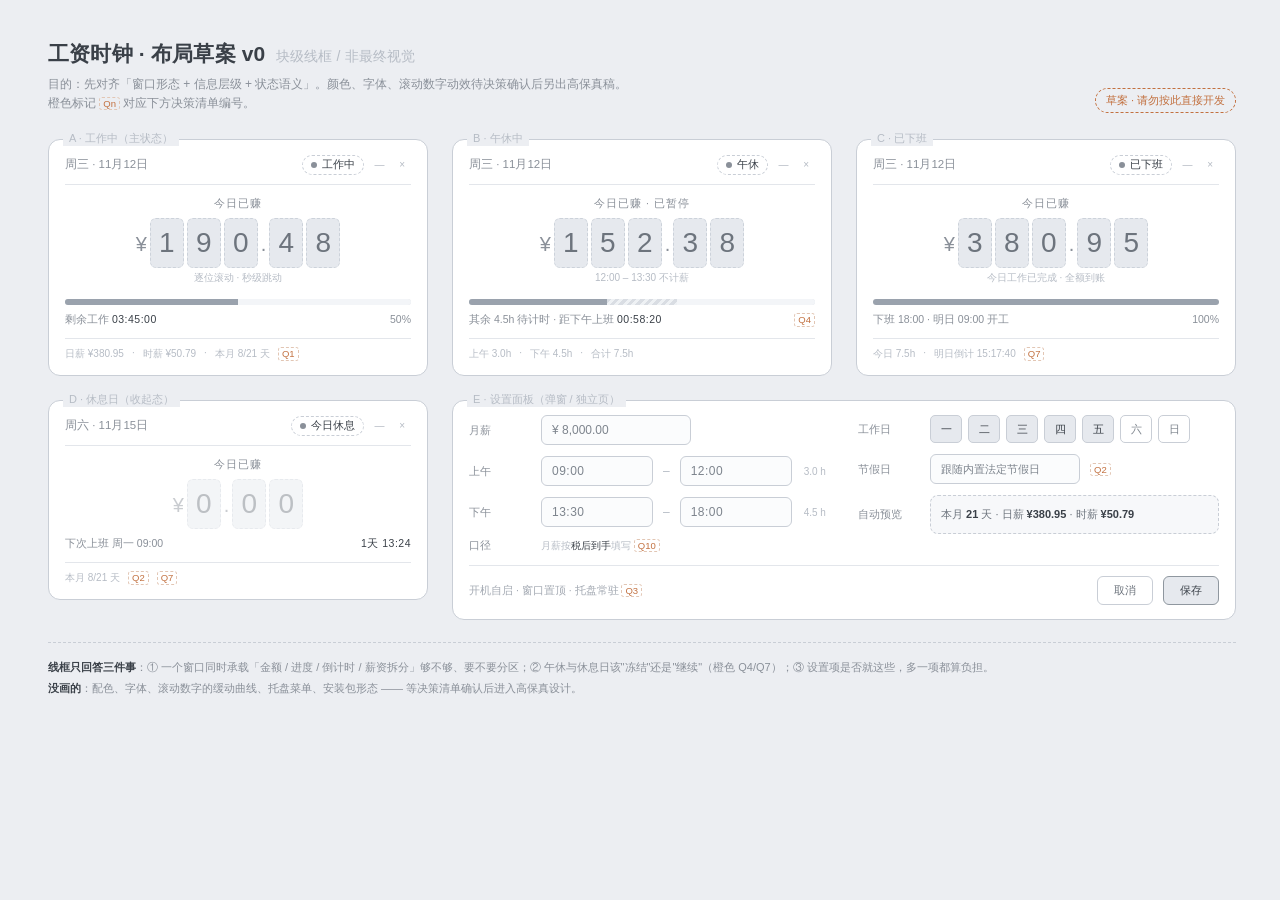
<file: design/wireframe-v0.html>
﻿<!doctype html>
<html lang="zh-CN">
<head>
<meta charset="utf-8">
<title>工资时钟 · 布局草案 v0</title>
<style>
  :root{
    --sheet:#eceef2; --frame:#fff; --line:#c9ced6; --line2:#e3e6eb;
    --ink:#3a4048; --muted:#8a9099; --faint:#b6bcc5;
    --chip:#e6e9ee; --tag:#c2703f;
  }
  *{box-sizing:border-box;margin:0;padding:0}
  body{
    width:1284px; padding:40px 48px 44px; background:var(--sheet);
    font-family:"Microsoft YaHei UI","Microsoft YaHei","PingFang SC",sans-serif;
    color:var(--ink); -webkit-font-smoothing:antialiased;
  }
  header{display:flex;align-items:flex-end;justify-content:space-between;margin-bottom:26px}
  h1{font-size:21px;font-weight:600;letter-spacing:.2px}
  h1 span{color:var(--faint);font-weight:400;font-size:14px;margin-left:10px}
  .sub{font-size:12px;color:var(--muted);margin-top:7px;line-height:1.6}
  .badge{font-size:11px;color:var(--tag);border:1px dashed var(--tag);border-radius:999px;padding:4px 10px;white-space:nowrap}
  .grid{display:grid;grid-template-columns:repeat(3,380px);gap:24px 24px;align-items:start}
  .grid .wide{grid-column:span 2;width:784px;height:100%}
  .frame{background:var(--frame);border:1px solid var(--line);border-radius:12px;padding:14px 16px;position:relative}
  .frame .cap{font-size:11px;color:var(--faint);position:absolute;top:-9px;left:14px;background:var(--sheet);padding:0 6px}
  .bar{display:flex;align-items:center;justify-content:space-between;border-bottom:1px solid var(--line2);padding-bottom:9px;margin-bottom:12px}
  .bar .date{font-size:11.5px;color:var(--muted)}
  .pill{font-size:10.5px;color:var(--ink);border:1px dashed var(--line);border-radius:999px;padding:2px 8px;display:inline-flex;align-items:center;gap:5px}
  .dot{width:6px;height:6px;border-radius:50%;background:var(--muted)}
  .winbtn{font-size:10px;color:var(--faint);letter-spacing:6px;margin-left:10px}
  .lbl{font-size:10.5px;color:var(--muted);text-align:center;letter-spacing:1px}
  .digits{display:flex;align-items:flex-end;justify-content:center;gap:3px;margin:7px 0 3px}
  .digit{width:34px;height:50px;border-radius:6px;background:var(--chip);border:1px dashed #ccd2da;
         display:flex;align-items:center;justify-content:center;font-size:28px;color:#6d747d;font-variant-numeric:tabular-nums}
  .sym{font-size:20px;color:var(--muted);padding-bottom:12px}
  .progress{height:6px;border-radius:3px;background:var(--line2);display:flex;overflow:hidden;margin:14px 0 8px}
  .progress i{display:block;height:100%}
  .progress .done{background:#9aa2ad}
  .progress .lunch{background:repeating-linear-gradient(135deg,#d9dde3 0 3px,#eef1f4 3px 6px)}
  .progress .todo{background:#f3f5f8}
  .rowline{display:flex;justify-content:space-between;font-size:10.5px;color:var(--muted)}
  .mono{font-variant-numeric:tabular-nums;letter-spacing:.5px;color:var(--ink)}
  .foot{border-top:1px solid var(--line2);margin-top:11px;padding-top:8px;font-size:10px;color:var(--faint);display:flex;gap:8px;flex-wrap:wrap}
  .tag{color:var(--tag);font-size:9.5px;border:1px dashed #e2c6b4;border-radius:3px;padding:0 3px;white-space:nowrap}
  .hint{font-size:10px;color:var(--faint);text-align:center;margin-top:10px}
  /* settings */
  .cols{display:grid;grid-template-columns:1fr 1fr;gap:0 28px}
  .set .frm{display:flex;align-items:center;gap:10px;margin-bottom:11px}
  .set .k{width:62px;font-size:11px;color:var(--muted);flex:none}
  .inp{height:30px;border:1px solid var(--line);border-radius:6px;background:#fbfcfd;
       display:flex;align-items:center;padding:0 10px;font-size:12px;color:#7d848d;font-variant-numeric:tabular-nums}
  .inp.w1{width:112px}.inp.w2{width:90px}.inp.w3{width:150px}
  .dash{color:var(--faint);font-size:12px}
  .small{font-size:10px;color:var(--faint);margin-left:2px}
  .wd{display:flex;gap:6px;margin-bottom:11px}
  .wd i{width:32px;height:28px;border:1px solid var(--line);border-radius:5px;display:flex;align-items:center;justify-content:center;font-size:11px;color:#7d848d;font-style:normal}
  .wd i.on{background:var(--chip);border-style:solid;color:var(--ink)}
  .prev{background:#f7f8fa;border:1px dashed var(--line);border-radius:8px;padding:10px 12px;font-size:11px;color:#6d747d;line-height:1.9}
  .prev b{color:var(--ink);font-weight:600;font-variant-numeric:tabular-nums}
  .setfoot{display:flex;justify-content:flex-end;align-items:center;gap:10px;border-top:1px solid var(--line2);margin-top:12px;padding-top:10px}
  .btn{font-size:11px;padding:6px 16px;border-radius:6px;border:1px solid var(--line);color:#6d747d}
  .btn.pri{border-color:#8f979f;color:var(--ink);background:var(--chip)}
  .legend{margin-top:22px;font-size:11px;color:var(--muted);line-height:1.9;border-top:1px dashed var(--line);padding-top:14px}
  .legend b{color:var(--ink);font-weight:600}
</style>
</head>
<body>

<header>
  <div>
    <h1>工资时钟 · 布局草案 v0<span>块级线框 / 非最终视觉</span></h1>
    <div class="sub">目的：先对齐「窗口形态 + 信息层级 + 状态语义」。颜色、字体、滚动数字动效待决策确认后另出高保真稿。<br>
    橙色标记 <span class="tag">Qn</span> 对应下方决策清单编号。</div>
  </div>
  <div class="badge">草案 · 请勿按此直接开发</div>
</header>

<div class="grid">

  <!-- A 工作中 -->
  <div class="frame">
    <span class="cap">A · 工作中（主状态）</span>
    <div class="bar">
      <span class="date">周三 · 11月12日</span>
      <span><span class="pill"><i class="dot"></i>工作中</span><span class="winbtn">— ×</span></span>
    </div>
    <div class="lbl">今日已赚</div>
    <div class="digits">
      <span class="sym">¥</span>
      <span class="digit">1</span><span class="digit">9</span><span class="digit">0</span>
      <span class="sym">.</span>
      <span class="digit">4</span><span class="digit">8</span>
    </div>
    <div class="hint" style="margin:0 0 2px">逐位滚动 · 秒级跳动</div>
    <div class="progress"><i class="done" style="width:50%"></i><i class="todo" style="width:50%"></i></div>
    <div class="rowline">
      <span>剩余工作 <span class="mono">03:45:00</span></span>
      <span>50%</span>
    </div>
    <div class="foot">
      <span>日薪 ¥380.95</span><span>·</span><span>时薪 ¥50.79</span><span>·</span>
      <span>本月 8/21 天</span><span class="tag">Q1</span>
    </div>
  </div>

  <!-- B 午休 -->
  <div class="frame">
    <span class="cap">B · 午休中</span>
    <div class="bar">
      <span class="date">周三 · 11月12日</span>
      <span><span class="pill"><i class="dot"></i>午休</span><span class="winbtn">— ×</span></span>
    </div>
    <div class="lbl">今日已赚 · 已暂停</div>
    <div class="digits">
      <span class="sym">¥</span>
      <span class="digit">1</span><span class="digit">5</span><span class="digit">2</span>
      <span class="sym">.</span>
      <span class="digit">3</span><span class="digit">8</span>
    </div>
    <div class="hint" style="margin:0 0 2px">12:00 – 13:30 不计薪</div>
    <div class="progress">
      <i class="done" style="width:40%"></i><i class="lunch" style="width:20%"></i><i class="todo" style="width:40%"></i>
    </div>
    <div class="rowline">
      <span>其余 4.5h 待计时 · 距下午上班 <span class="mono">00:58:20</span></span>
      <span class="tag">Q4</span>
    </div>
    <div class="foot"><span>上午 3.0h</span><span>·</span><span>下午 4.5h</span><span>·</span><span>合计 7.5h</span></div>
  </div>

  <!-- C 已下班 -->
  <div class="frame">
    <span class="cap">C · 已下班</span>
    <div class="bar">
      <span class="date">周三 · 11月12日</span>
      <span><span class="pill"><i class="dot"></i>已下班</span><span class="winbtn">— ×</span></span>
    </div>
    <div class="lbl">今日已赚</div>
    <div class="digits">
      <span class="sym">¥</span>
      <span class="digit">3</span><span class="digit">8</span><span class="digit">0</span>
      <span class="sym">.</span>
      <span class="digit">9</span><span class="digit">5</span>
    </div>
    <div class="hint" style="margin:0 0 2px">今日工作已完成 · 全额到账</div>
    <div class="progress"><i class="done" style="width:100%"></i></div>
    <div class="rowline"><span>下班 18:00 · 明日 09:00 开工</span><span>100%</span></div>
    <div class="foot"><span>今日 7.5h</span><span>·</span><span>明日倒计 15:17:40</span><span class="tag">Q7</span></div>
  </div>

  <!-- D 休息日 -->
  <div class="frame">
    <span class="cap">D · 休息日（收起态）</span>
    <div class="bar">
      <span class="date">周六 · 11月15日</span>
      <span><span class="pill"><i class="dot"></i>今日休息</span><span class="winbtn">— ×</span></span>
    </div>
    <div class="lbl">今日已赚</div>
    <div class="digits" style="opacity:.45">
      <span class="sym">¥</span>
      <span class="digit">0</span><span class="sym">.</span><span class="digit">0</span><span class="digit">0</span>
    </div>
    <div class="rowline" style="margin-top:8px"><span>下次上班 周一 09:00</span><span class="mono">1天 13:24</span></div>
    <div class="foot"><span>本月 8/21 天</span><span class="tag">Q2</span><span class="tag">Q7</span></div>
  </div>

  <!-- E 设置 -->
  <div class="frame wide set">
    <span class="cap">E · 设置面板（弹窗 / 独立页）</span>
    <div class="cols">
      <div>
        <div class="frm"><span class="k">月薪</span><span class="inp w3">¥ 8,000.00</span></div>
        <div class="frm"><span class="k">上午</span><span class="inp w1 mono">09:00</span><span class="dash">–</span><span class="inp w1 mono">12:00</span><span class="small">3.0 h</span></div>
        <div class="frm"><span class="k">下午</span><span class="inp w1 mono">13:30</span><span class="dash">–</span><span class="inp w1 mono">18:00</span><span class="small">4.5 h</span></div>
        <div class="frm" style="margin-bottom:0"><span class="k">口径</span><span class="small" style="margin:0">月薪按<span style="color:var(--ink)">税后到手</span>填写 <span class="tag">Q10</span></span></div>
      </div>
      <div>
        <div class="frm"><span class="k">工作日</span>
          <div class="wd" style="margin:0"><i class="on">一</i><i class="on">二</i><i class="on">三</i><i class="on">四</i><i class="on">五</i><i>六</i><i>日</i></div>
        </div>
        <div class="frm"><span class="k">节假日</span><span class="inp w3" style="font-size:11px">跟随内置法定节假日</span><span class="tag">Q2</span></div>
        <div class="frm" style="margin-bottom:0"><span class="k">自动预览</span>
          <div class="prev" style="flex:1;padding:8px 10px">
            本月 <b>21</b> 天 · 日薪 <b>¥380.95</b> · 时薪 <b>¥50.79</b>
          </div>
        </div>
      </div>
    </div>
    <div class="setfoot">
      <span style="margin-right:auto;font-size:10.5px;color:#a4aab3">开机自启 · 窗口置顶 · 托盘常驻 <span class="tag">Q3</span></span>
      <span class="btn">取消</span><span class="btn pri">保存</span>
    </div>
  </div>

</div>

<div class="legend">
  <b>线框只回答三件事</b>：① 一个窗口同时承载「金额 / 进度 / 倒计时 / 薪资拆分」够不够、要不要分区；② 午休与休息日该"冻结"还是"继续"（橙色 Q4/Q7）；③ 设置项是否就这些，多一项都算负担。<br>
  <b>没画的</b>：配色、字体、滚动数字的缓动曲线、托盘菜单、安装包形态 —— 等决策清单确认后进入高保真设计。
</div>

</body>
</html>
</file>
